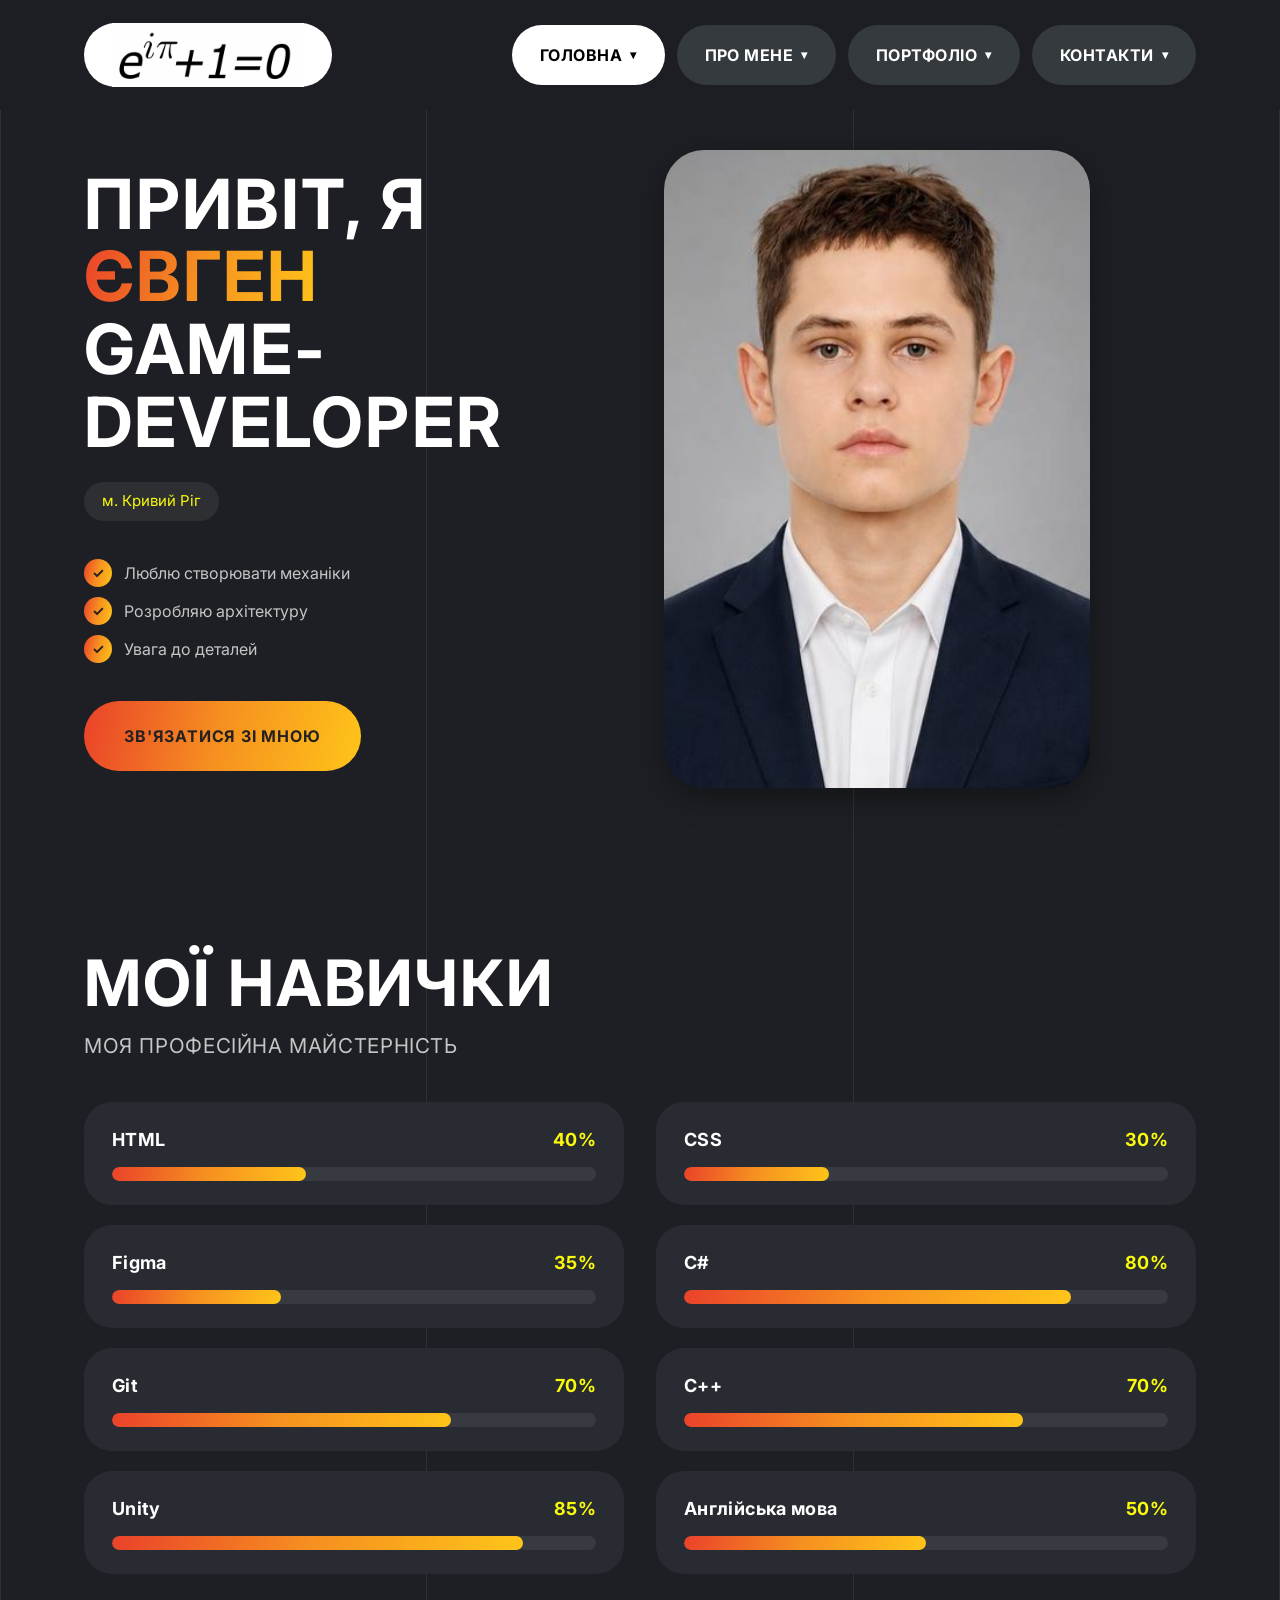
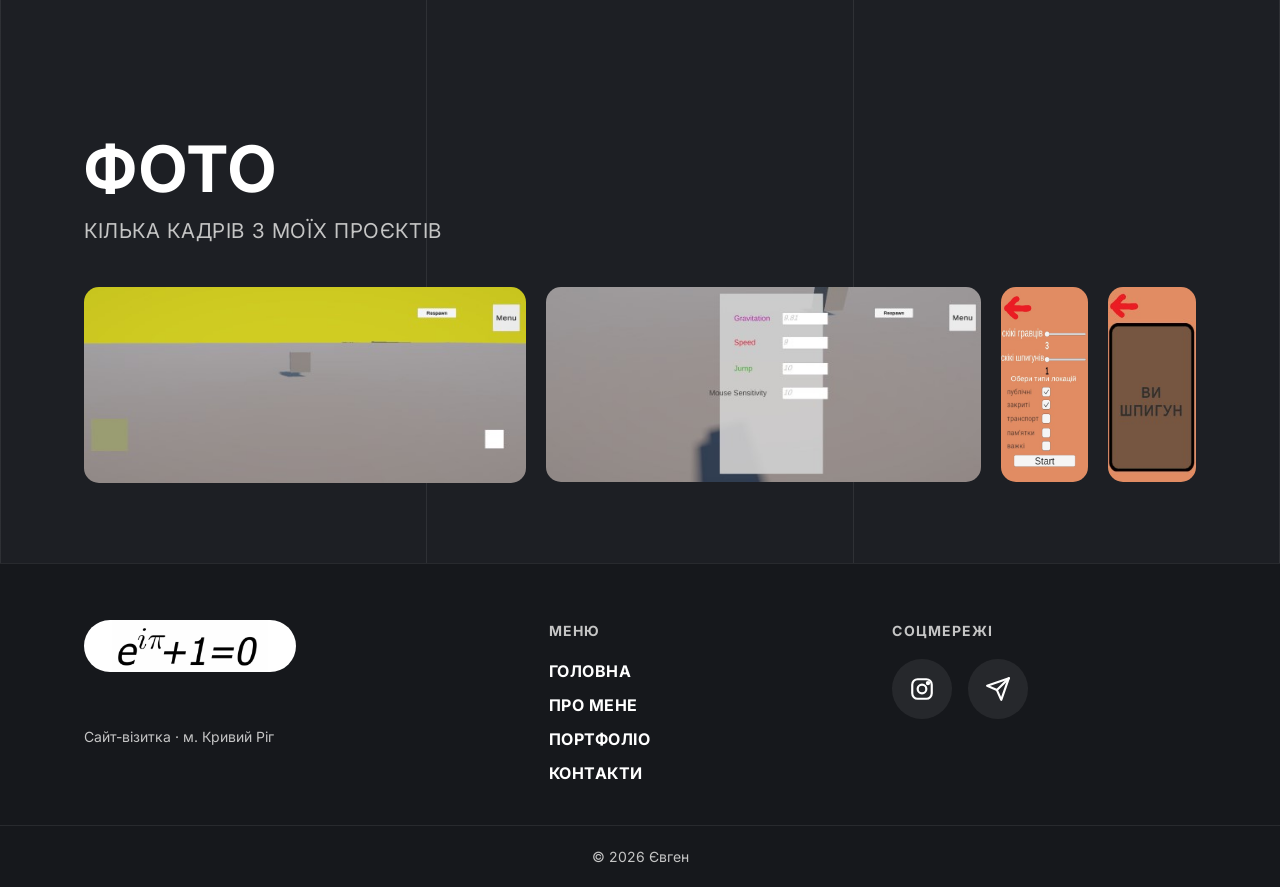
<file: index.html>
<!DOCTYPE html>
<html lang="uk">
<head>
  <meta charset="UTF-8">
  <meta name="viewport" content="width=device-width, initial-scale=1">
  <title>Головна</title>
  <meta name="description" content="Сайт-візитка веб-розробника">
  <link rel="preconnect" href="https://fonts.googleapis.com">
  <link rel="preconnect" href="https://fonts.gstatic.com" crossorigin>
  <link href="https://fonts.googleapis.com/css2?family=Inter:wght@400;700&display=swap" rel="stylesheet">
  <link rel="stylesheet" href="style.css">
</head>
<body>
  <div class="page">

    <header class="header">
      <a href="index.html" class="logo" aria-label="На головну"><img src="img/logo.jpg" alt="Логотип"></a>

      <input type="checkbox" id="nav-toggle" class="nav-toggle" aria-label="Відкрити меню">
      <label for="nav-toggle" class="burger" aria-hidden="true"><span></span><span></span><span></span></label>

      <nav class="nav" aria-label="Головне меню">
        <ul class="menu">
<li class="has-sub">
<a href="index.html" aria-current="page">ГОЛОВНА</a>
<ul class="submenu">
<li>
<a href="index.html#skills">Навички</a>
</li>
<li>
<a href="index.html#gallery">Фото</a>
</li>
</ul>
</li>
<li class="has-sub">
<a href="about.html">ПРО МЕНЕ</a>
<ul class="submenu">
<li class="has-sub">
<a href="about.html#education">Освіта</a>
<ul class="submenu">
<li>
<a href="about.html#school">Школа</a>
</li>
<li>
<a href="about.html#university">Університет</a>
</li>
<li>
<a href="about.html#courses">Курси</a>
</li>
</ul>
</li>
<li class="has-sub">
<a href="about.html#experience">Досвід</a>
<ul class="submenu">
<li>
<a href="about.html#work">Робота</a>
</li>
<li>
<a href="about.html#projects">Проєкти</a>
</li>
</ul>
</li>
<li>
<a href="about.html#hobby">Хобі</a>
</li>
</ul>
</li>
<li class="has-sub">
<a href="portfolio.html">ПОРТФОЛІО</a>
<ul class="submenu">
<li class="has-sub">
<a href="portfolio.html#web">Веб-розробка</a>
<ul class="submenu">
<li>
<a href="portfolio.html#landings">Лендінги</a>
</li>
<li>
<a href="portfolio.html#shops">Інтернет-магазини</a>
</li>
</ul>
</li>
<li class="has-sub">
<a href="portfolio.html#design">Дизайн</a>
<ul class="submenu">
<li>
<a href="portfolio.html#logos">Логотипи</a>
</li>
<li>
<a href="portfolio.html#figma">Макети Figma</a>
</li>
</ul>
</li>
</ul>
</li>
<li class="has-sub">
<a href="contacts.html">КОНТАКТИ</a>
<ul class="submenu">
<li>
<a href="contacts.html#form">Написати мені</a>
</li>
<li>
<a href="contacts.html#social">Соцмережі</a>
</li>
</ul>
</li>
</ul>
      </nav>
    </header>

    <main>

      <!-- Головний -->
      <section class="hero" id="home">
        <div class="hero__text">
          <h1 class="hero__title">Привіт, я <span class="accent-gradient">Євген</span><br>game-developer</h1>
          <span class="tag">м. Кривий Ріг</span>
          <ul class="hero__points">
            <li>Люблю створювати механіки</li>
            <li>Розробляю архітектуру</li>
            <li>Увага до деталей</li>
          </ul>
          <a href="contacts.html" class="btn btn--gradient btn--wide">Зв'язатися зі мною</a>
        </div>
        <img class="hero__photo" src="img/avatar.jpg" alt="Моє фото" width="600" height="400">
      </section>

      <!-- Навички -->
      <section class="section" id="skills">
        <h2 class="section__title">Мої навички</h2>
        <p class="section__subtitle">Моя професійна майстерність</p>
        <ul class="skills">
          <li class="skill">
            <div class="skill__head"><span>HTML</span><span>40%</span></div>
            <div class="skill__bar" role="img" aria-label="HTML: 40%"><span style="--level: 40%"></span></div>
          </li>
          <li class="skill">
            <div class="skill__head"><span>CSS</span><span>30%</span></div>
            <div class="skill__bar" role="img" aria-label="CSS: 30%"><span style="--level: 30%"></span></div>
          </li>
          <li class="skill">
            <div class="skill__head"><span>Figma</span><span>35%</span></div>
            <div class="skill__bar" role="img" aria-label="Figma: 35%"><span style="--level: 35%"></span></div>
          </li>
          <li class="skill">
            <div class="skill__head"><span>С#</span><span>80%</span></div>
            <div class="skill__bar" role="img" aria-label="C#: 80%"><span style="--level: 80%"></span></div>
          </li>
          <li class="skill">
            <div class="skill__head"><span>Git</span><span>70%</span></div>
            <div class="skill__bar" role="img" aria-label="Git: 70%"><span style="--level: 70%"></span></div>
          </li>
          <li class="skill">
            <div class="skill__head"><span>C++</span><span>70%</span></div>
            <div class="skill__bar" role="img" aria-label="C++: 70%"><span style="--level: 70%"></span></div>
          </li>
          <li class="skill">
            <div class="skill__head"><span>Unity</span><span>85%</span></div>
            <div class="skill__bar" role="img" aria-label="Unity: 85%"><span style="--level: 85%"></span></div>
          </li>
          <li class="skill">
            <div class="skill__head"><span>Англійська мова</span><span>50%</span></div>
            <div class="skill__bar" role="img" aria-label="Англійська мова: 50%"><span style="--level: 50%"></span></div>
          </li>
        </ul>
      </section>

      <section class="section" id="gallery">
        <h2 class="section__title">Фото</h2>
        <p class="section__subtitle">Кілька кадрів з моїх проєктів</p>
        <div class="gallery">
          <figure class="gallery__item1"><img src="img/photo1.jpg" alt="Фото 1" width="1600" height="1200" loading="lazy"></figure>
          <figure class="gallery__item1"><img src="img/photo2.jpg" alt="Фото 2" width="800" height="600" loading="lazy"></figure>
          <figure class="gallery__item2"><img src="img/photo3.jpg" alt="Фото 3" width="400" height="300" loading="lazy"></figure>
          <figure class="gallery__item2"><img src="img/photo4.jpg" alt="Фото 4" width="800" height="600" loading="lazy"></figure>
        </div>
      </section>
    </main>

    <footer class="footer">
      <div class="footer__inner">
        <div class="footer__brand">
          <a href="index.html" class="logo logo--small"><img src="img/logo.jpg" alt="Логотип"></a>
          <p>Сайт-візитка · м. Кривий Ріг</p>
        </div>

        <nav class="footer__nav" aria-label="Меню у футері">
          <h2 class="footer__title">Меню</h2>
          <ul>
            <li><a href="index.html">ГОЛОВНА</a></li>
<li><a href="about.html">ПРО МЕНЕ</a></li>
<li><a href="portfolio.html">ПОРТФОЛІО</a></li>
<li><a href="contacts.html">КОНТАКТИ</a></li>
          </ul>
        </nav>

        <div class="footer__social">
          <h2 class="footer__title">Соцмережі</h2>
          <ul class="socials">
            <li><a class="social" href="https://www.instagram.com/" target="_blank" rel="noopener noreferrer" aria-label="Instagram"><svg viewBox="0 0 24 24" fill="none" stroke="currentColor" stroke-width="2" stroke-linecap="round" stroke-linejoin="round" aria-hidden="true"><rect x="3" y="3" width="18" height="18" rx="5"/><circle cx="12" cy="12" r="4"/><circle cx="17.5" cy="6.5" r="1" fill="currentColor"/></svg></a></li>
            <li><a class="social" href="https://t.me/" target="_blank" rel="noopener noreferrer" aria-label="Telegram"><svg viewBox="0 0 24 24" fill="none" stroke="currentColor" stroke-width="2" stroke-linecap="round" stroke-linejoin="round" aria-hidden="true"><path d="M22 2 11 13"/><path d="M22 2 15 22l-4-9-9-4 20-7z"/></svg></a></li>
          </ul>
        </div>
      </div>
      <p class="footer__copy">© 2026 Євген</p>
    </footer>

  </div>
</body>
</html>
</file>
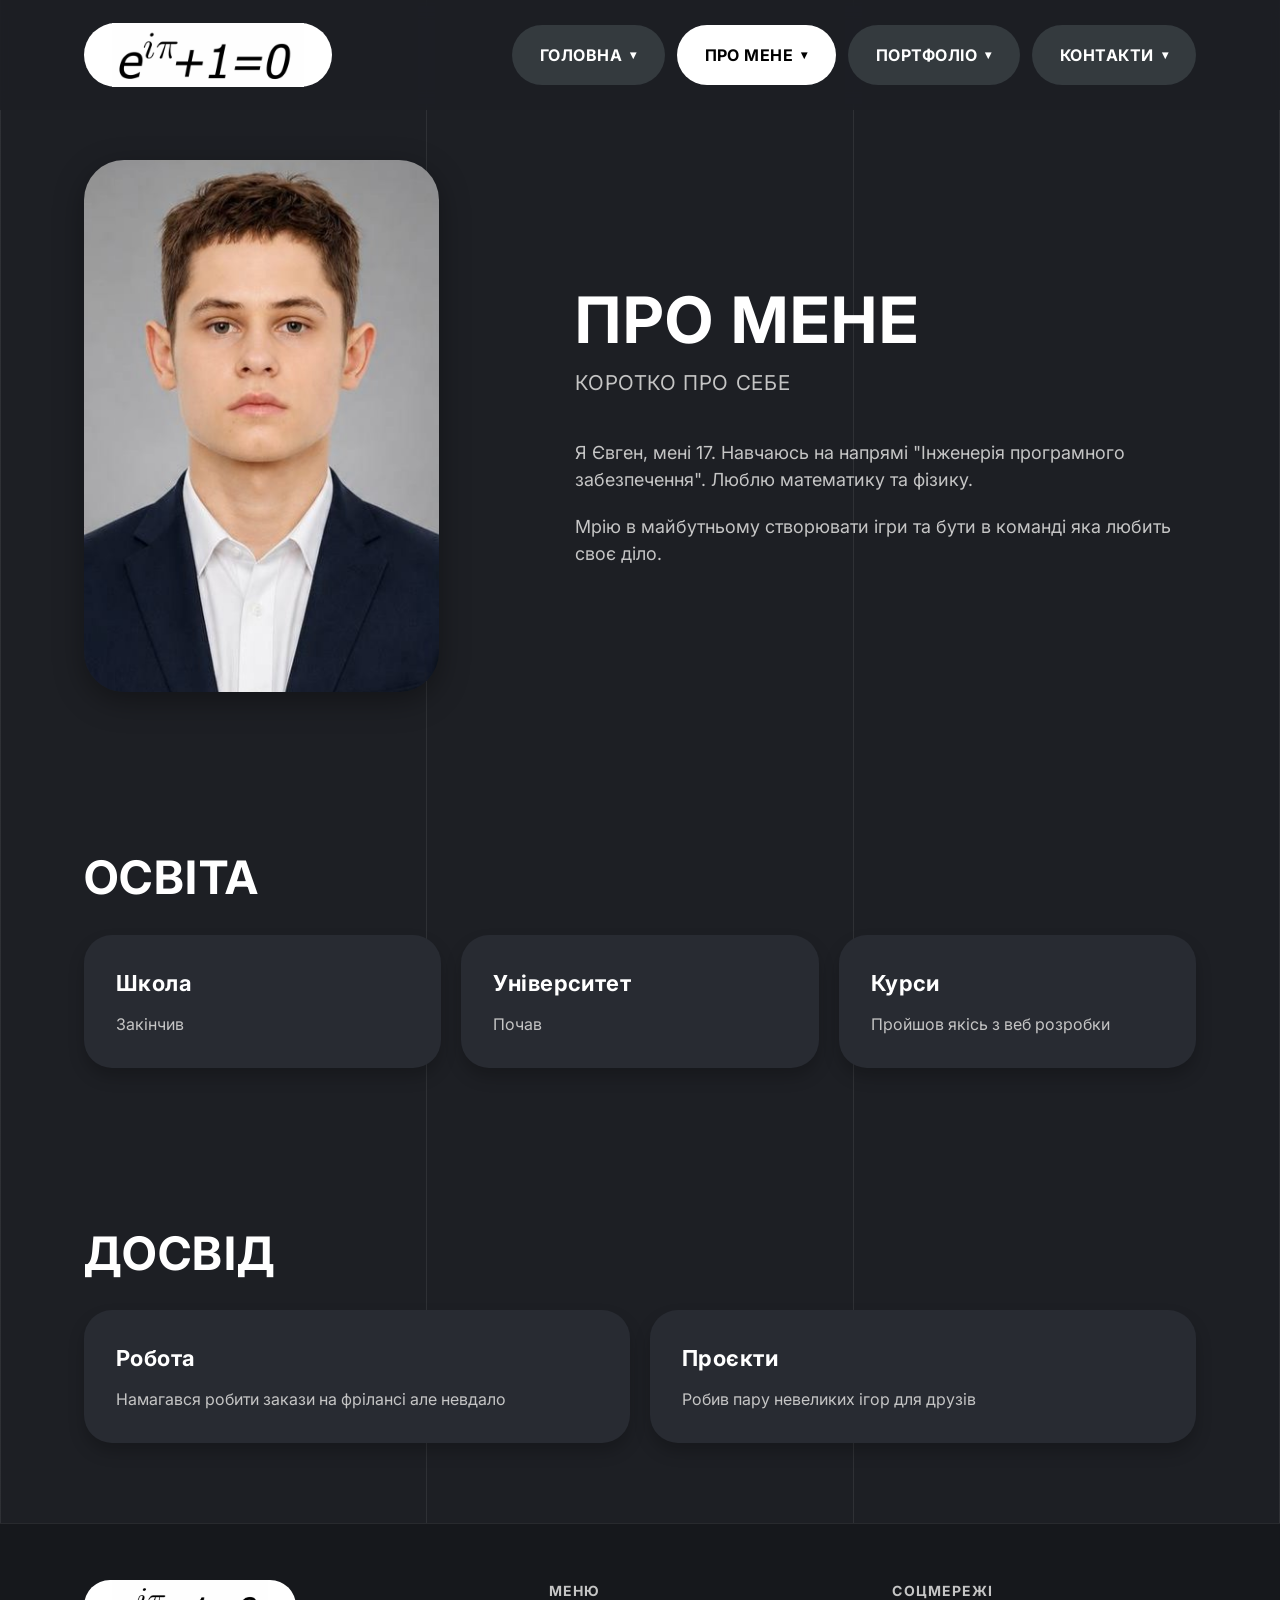
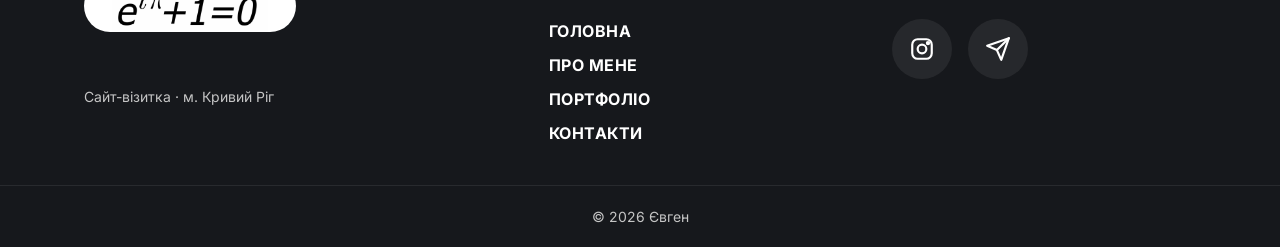
<file: about.html>
<!DOCTYPE html>
<html lang="uk">
<head>
  <meta charset="UTF-8">
  <meta name="viewport" content="width=device-width, initial-scale=1">
  <title>Про мене</title>
  <meta name="description" content="Освіта, досвід і захоплення">
  <link rel="preconnect" href="https://fonts.googleapis.com">
  <link rel="preconnect" href="https://fonts.gstatic.com" crossorigin>
  <link href="https://fonts.googleapis.com/css2?family=Inter:wght@400;700&display=swap" rel="stylesheet">
  <link rel="stylesheet" href="style.css">
</head>
<body>
  <div class="page">

    <header class="header">
      <a href="index.html" class="logo" aria-label="На головну"><img src="img/logo.jpg" alt="Логотип"></a>

      <input type="checkbox" id="nav-toggle" class="nav-toggle" aria-label="Відкрити меню">
      <label for="nav-toggle" class="burger" aria-hidden="true"><span></span><span></span><span></span></label>

      <nav class="nav" aria-label="Головне меню">
        <ul class="menu">
<li class="has-sub">
<a href="index.html">ГОЛОВНА</a>
<ul class="submenu">
<li>
<a href="index.html#skills">Навички</a>
</li>
<li>
<a href="index.html#gallery">Фото</a>
</li>
</ul>
</li>
<li class="has-sub">
<a href="about.html" aria-current="page">ПРО МЕНЕ</a>
<ul class="submenu">
<li class="has-sub">
<a href="about.html#education">Освіта</a>
<ul class="submenu">
<li>
<a href="about.html#school">Школа</a>
</li>
<li>
<a href="about.html#university">Університет</a>
</li>
<li>
<a href="about.html#courses">Курси</a>
</li>
</ul>
</li>
<li class="has-sub">
<a href="about.html#experience">Досвід</a>
<ul class="submenu">
<li>
<a href="about.html#work">Робота</a>
</li>
<li>
<a href="about.html#projects">Проєкти</a>
</li>
</ul>
</li>
<li>
<a href="about.html#hobby">Хобі</a>
</li>
</ul>
</li>
<li class="has-sub">
<a href="portfolio.html">ПОРТФОЛІО</a>
<ul class="submenu">
<li class="has-sub">
<a href="portfolio.html#web">Веб-розробка</a>
<ul class="submenu">
<li>
<a href="portfolio.html#landings">Лендінги</a>
</li>
<li>
<a href="portfolio.html#shops">Інтернет-магазини</a>
</li>
</ul>
</li>
<li class="has-sub">
<a href="portfolio.html#design">Дизайн</a>
<ul class="submenu">
<li>
<a href="portfolio.html#logos">Логотипи</a>
</li>
<li>
<a href="portfolio.html#figma">Макети Figma</a>
</li>
</ul>
</li>
</ul>
</li>
<li class="has-sub">
<a href="contacts.html">КОНТАКТИ</a>
<ul class="submenu">
<li>
<a href="contacts.html#form">Написати мені</a>
</li>
<li>
<a href="contacts.html#social">Соцмережі</a>
</li>
</ul>
</li>
</ul>
      </nav>
    </header>

    <main>

      <section class="section section--first">
        <div class="about">
          <img class="about__photo" src="img/avatar.jpg" alt="Моє фото" width="900" height="700">
          <div class="about__content">
            <h1 class="section__title">Про мене</h1>
            <p class="section__subtitle">Коротко про себе</p>
            <div class="about__text">
              <p>Я Євген, мені 17. Навчаюсь на напрямі "Інженерія програмного забезпечення". Люблю математику та фізику.</p>
              <p>Мрію в майбутньому створювати ігри та бути в команді яка любить своє діло.</p>
            </div>
          </div>
        </div>
      </section>

      <section class="section" id="education">
        <h2 class="section__title section__title--md">Освіта</h2>
        <div class="cards">
        <article class="card" id="school">
          <h3 class="card__title">Школа</h3>
          <p>Закінчив</p>
        </article>
        <article class="card" id="university">
          <h3 class="card__title">Університет</h3>
          <p>Почав</p>
        </article>
        <article class="card" id="courses">
          <h3 class="card__title">Курси</h3>
          <p>Пройшов якісь з веб розробки</p>
        </article>
        </div>
      </section>

      <section class="section" id="experience">
        <h2 class="section__title section__title--md">Досвід</h2>
        <div class="cards cards--two">
        <article class="card" id="work">
          <h3 class="card__title">Робота</h3>
          <p>Намагався робити закази на фрілансі але невдало</p>
        </article>
        <article class="card" id="projects">
          <h3 class="card__title">Проєкти</h3>
          <p>Робив пару невеликих ігор для друзів</p>
        </article>
        </div>
      </section>

      <!-- <section class="section" id="hobby">
        <h2 class="section__title section__title--md">Хобі</h2>
        <div class="cards cards--two">
        <article class="card" id="hobby-1">
          <h3 class="card__title">Перше</h3>
          <p>Поки не знаю.</p>
        </article>
        <article class="card" id="hobby-2">
          <h3 class="card__title">Друге</h3>
          <p>-</p>
        </article>
        </div>
      </section> -->
    </main>

    <footer class="footer">
      <div class="footer__inner">
        <div class="footer__brand">
          <a href="index.html" class="logo logo--small"><img src="img/logo.jpg" alt="Логотип"></a>
          <p>Сайт-візитка · м. Кривий Ріг</p>
        </div>

        <nav class="footer__nav" aria-label="Меню у футері">
          <h2 class="footer__title">Меню</h2>
          <ul>
            <li><a href="index.html">ГОЛОВНА</a></li>
<li><a href="about.html">ПРО МЕНЕ</a></li>
<li><a href="portfolio.html">ПОРТФОЛІО</a></li>
<li><a href="contacts.html">КОНТАКТИ</a></li>
          </ul>
        </nav>

        <div class="footer__social">
          <h2 class="footer__title">Соцмережі</h2>
          <ul class="socials">
            <li><a class="social" href="https://www.instagram.com/" target="_blank" rel="noopener noreferrer" aria-label="Instagram"><svg viewBox="0 0 24 24" fill="none" stroke="currentColor" stroke-width="2" stroke-linecap="round" stroke-linejoin="round" aria-hidden="true"><rect x="3" y="3" width="18" height="18" rx="5"/><circle cx="12" cy="12" r="4"/><circle cx="17.5" cy="6.5" r="1" fill="currentColor"/></svg></a></li>
            <li><a class="social" href="https://t.me/" target="_blank" rel="noopener noreferrer" aria-label="Telegram"><svg viewBox="0 0 24 24" fill="none" stroke="currentColor" stroke-width="2" stroke-linecap="round" stroke-linejoin="round" aria-hidden="true"><path d="M22 2 11 13"/><path d="M22 2 15 22l-4-9-9-4 20-7z"/></svg></a></li>
          </ul>
        </div>
      </div>
      <p class="footer__copy">© 2026 Євген</p>
    </footer>

  </div>
</body>
</html>
</file>
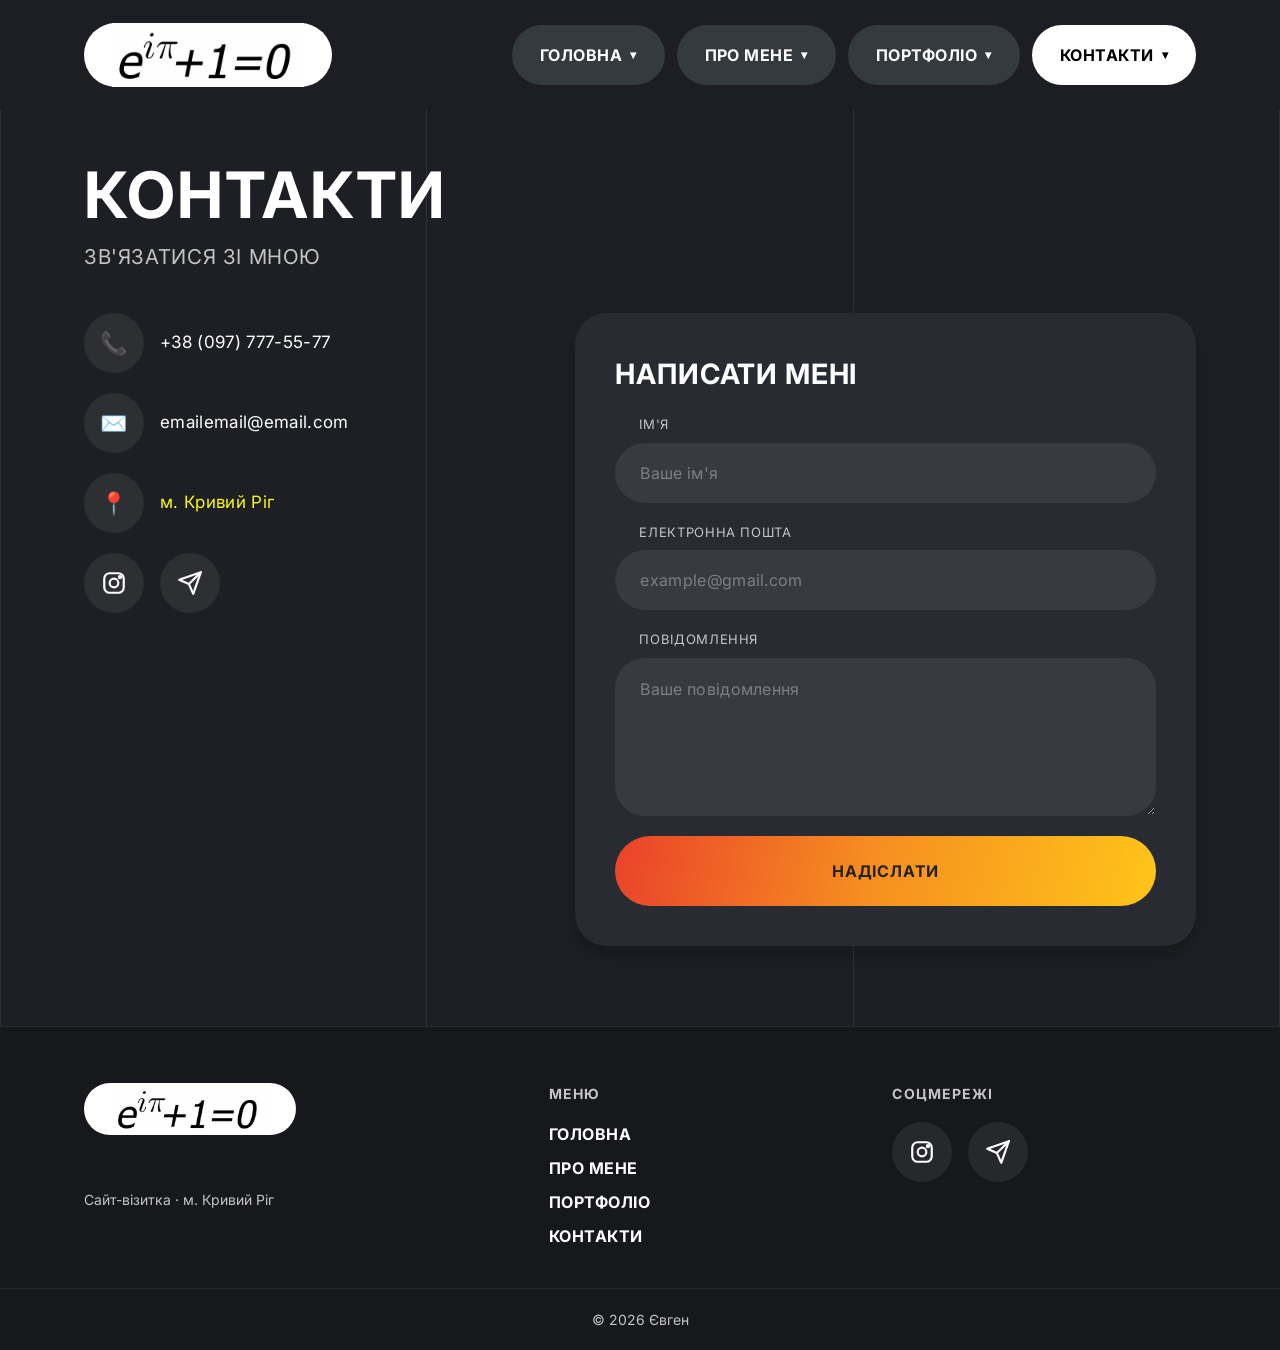
<file: contacts.html>
<!DOCTYPE html>
<html lang="uk">
<head>
  <meta charset="UTF-8">
  <meta name="viewport" content="width=device-width, initial-scale=1">
  <title>Контакти</title>
  <meta name="description" content="Зв'язатися зі мною">
  <link rel="preconnect" href="https://fonts.googleapis.com">
  <link rel="preconnect" href="https://fonts.gstatic.com" crossorigin>
  <link href="https://fonts.googleapis.com/css2?family=Inter:wght@400;700&display=swap" rel="stylesheet">
  <link rel="stylesheet" href="style.css">
</head>
<body>
  <div class="page">

    <header class="header">
      <a href="index.html" class="logo" aria-label="На головну"><img src="img/logo.jpg" alt="Логотип"></a>

      <input type="checkbox" id="nav-toggle" class="nav-toggle" aria-label="Відкрити меню">
      <label for="nav-toggle" class="burger" aria-hidden="true"><span></span><span></span><span></span></label>

      <nav class="nav" aria-label="Головне меню">
        <ul class="menu">
<li class="has-sub">
<a href="index.html">ГОЛОВНА</a>
<ul class="submenu">
<li>
<a href="index.html#skills">Навички</a>
</li>
<li>
<a href="index.html#gallery">Фото</a>
</li>
</ul>
</li>
<li class="has-sub">
<a href="about.html">ПРО МЕНЕ</a>
<ul class="submenu">
<li class="has-sub">
<a href="about.html#education">Освіта</a>
<ul class="submenu">
<li>
<a href="about.html#school">Школа</a>
</li>
<li>
<a href="about.html#university">Університет</a>
</li>
<li>
<a href="about.html#courses">Курси</a>
</li>
</ul>
</li>
<li class="has-sub">
<a href="about.html#experience">Досвід</a>
<ul class="submenu">
<li>
<a href="about.html#work">Робота</a>
</li>
<li>
<a href="about.html#projects">Проєкти</a>
</li>
</ul>
</li>
<li>
<a href="about.html#hobby">Хобі</a>
</li>
</ul>
</li>
<li class="has-sub">
<a href="portfolio.html">ПОРТФОЛІО</a>
<ul class="submenu">
<li class="has-sub">
<a href="portfolio.html#web">Веб-розробка</a>
<ul class="submenu">
<li>
<a href="portfolio.html#landings">Лендінги</a>
</li>
<li>
<a href="portfolio.html#shops">Інтернет-магазини</a>
</li>
</ul>
</li>
<li class="has-sub">
<a href="portfolio.html#design">Дизайн</a>
<ul class="submenu">
<li>
<a href="portfolio.html#logos">Логотипи</a>
</li>
<li>
<a href="portfolio.html#figma">Макети Figma</a>
</li>
</ul>
</li>
</ul>
</li>
<li class="has-sub">
<a href="contacts.html" aria-current="page">КОНТАКТИ</a>
<ul class="submenu">
<li>
<a href="contacts.html#form">Написати мені</a>
</li>
<li>
<a href="contacts.html#social">Соцмережі</a>
</li>
</ul>
</li>
</ul>
      </nav>
    </header>

    <main>

      <section class="section section--first">
        <h1 class="section__title">Контакти</h1>
        <p class="section__subtitle">Зв'язатися зі мною</p>

        <div class="contacts">
          <div class="contacts__info" id="social">
            <a class="info" href="tel:+380977775577"><span class="info__icon" aria-hidden="true">📞</span><span>+38 (097) 777-55-77</span></a>
            <a class="info" href="mailto:your@email.com"><span class="info__icon" aria-hidden="true">✉️</span><span>emailemail@email.com</span></a>
            <span class="info info--city"><span class="info__icon" aria-hidden="true">📍</span><span>м. Кривий Ріг</span></span>
            <ul class="socials">
            <li><a class="social" href="https://www.instagram.com/" target="_blank" rel="noopener noreferrer" aria-label="Instagram"><svg viewBox="0 0 24 24" fill="none" stroke="currentColor" stroke-width="2" stroke-linecap="round" stroke-linejoin="round" aria-hidden="true"><rect x="3" y="3" width="18" height="18" rx="5"/><circle cx="12" cy="12" r="4"/><circle cx="17.5" cy="6.5" r="1" fill="currentColor"/></svg></a></li>
            <li><a class="social" href="https://t.me/" target="_blank" rel="noopener noreferrer" aria-label="Telegram"><svg viewBox="0 0 24 24" fill="none" stroke="currentColor" stroke-width="2" stroke-linecap="round" stroke-linejoin="round" aria-hidden="true"><path d="M22 2 11 13"/><path d="M22 2 15 22l-4-9-9-4 20-7z"/></svg></a></li>
          </ul>
          </div>

          <!-- Форма відкриває поштову програму. Замініть your@email.com на свою пошту -->
          <form class="form" id="form" action="mailto:your@email.com" method="post" enctype="text/plain">
            <h2 class="form__title">Написати мені</h2>
            <div class="field">
              <label class="field__label" for="name">Ім'я</label>
              <input class="field__input" type="text" id="name" name="Ім'я" placeholder="Ваше ім'я" autocomplete="name" required>
            </div>
            <div class="field">
              <label class="field__label" for="email">Електронна пошта</label>
              <input class="field__input" type="email" id="email" name="Пошта" placeholder="example@gmail.com" autocomplete="email" required>
            </div>
            <div class="field">
              <label class="field__label" for="message">Повідомлення</label>
              <textarea class="field__input field__input--area" id="message" name="Повідомлення" rows="5" placeholder="Ваше повідомлення" required></textarea>
            </div>
            <button class="btn btn--gradient" type="submit">Надіслати</button>
          </form>
        </div>
      </section>
    </main>

    <footer class="footer">
      <div class="footer__inner">
        <div class="footer__brand">
          <a href="index.html" class="logo logo--small"><img src="img/logo.jpg" alt="Логотип"></a>
          <p>Сайт-візитка · м. Кривий Ріг</p>
        </div>

        <nav class="footer__nav" aria-label="Меню у футері">
          <h2 class="footer__title">Меню</h2>
          <ul>
            <li><a href="index.html">ГОЛОВНА</a></li>
            <li><a href="about.html">ПРО МЕНЕ</a></li>
            <li><a href="portfolio.html">ПОРТФОЛІО</a></li>
            <li><a href="contacts.html">КОНТАКТИ</a></li>
          </ul>
        </nav>

        <div class="footer__social">
          <h2 class="footer__title">Соцмережі</h2>
          <ul class="socials">
            <li><a class="social" href="https://www.instagram.com/" target="_blank" rel="noopener noreferrer" aria-label="Instagram"><svg viewBox="0 0 24 24" fill="none" stroke="currentColor" stroke-width="2" stroke-linecap="round" stroke-linejoin="round" aria-hidden="true"><rect x="3" y="3" width="18" height="18" rx="5"/><circle cx="12" cy="12" r="4"/><circle cx="17.5" cy="6.5" r="1" fill="currentColor"/></svg></a></li>
            <li><a class="social" href="https://t.me/" target="_blank" rel="noopener noreferrer" aria-label="Telegram"><svg viewBox="0 0 24 24" fill="none" stroke="currentColor" stroke-width="2" stroke-linecap="round" stroke-linejoin="round" aria-hidden="true"><path d="M22 2 11 13"/><path d="M22 2 15 22l-4-9-9-4 20-7z"/></svg></a></li>
          </ul>
        </div>
      </div>
      <p class="footer__copy">© 2026 Євген</p>
    </footer>

  </div>
</body>
</html>
</file>
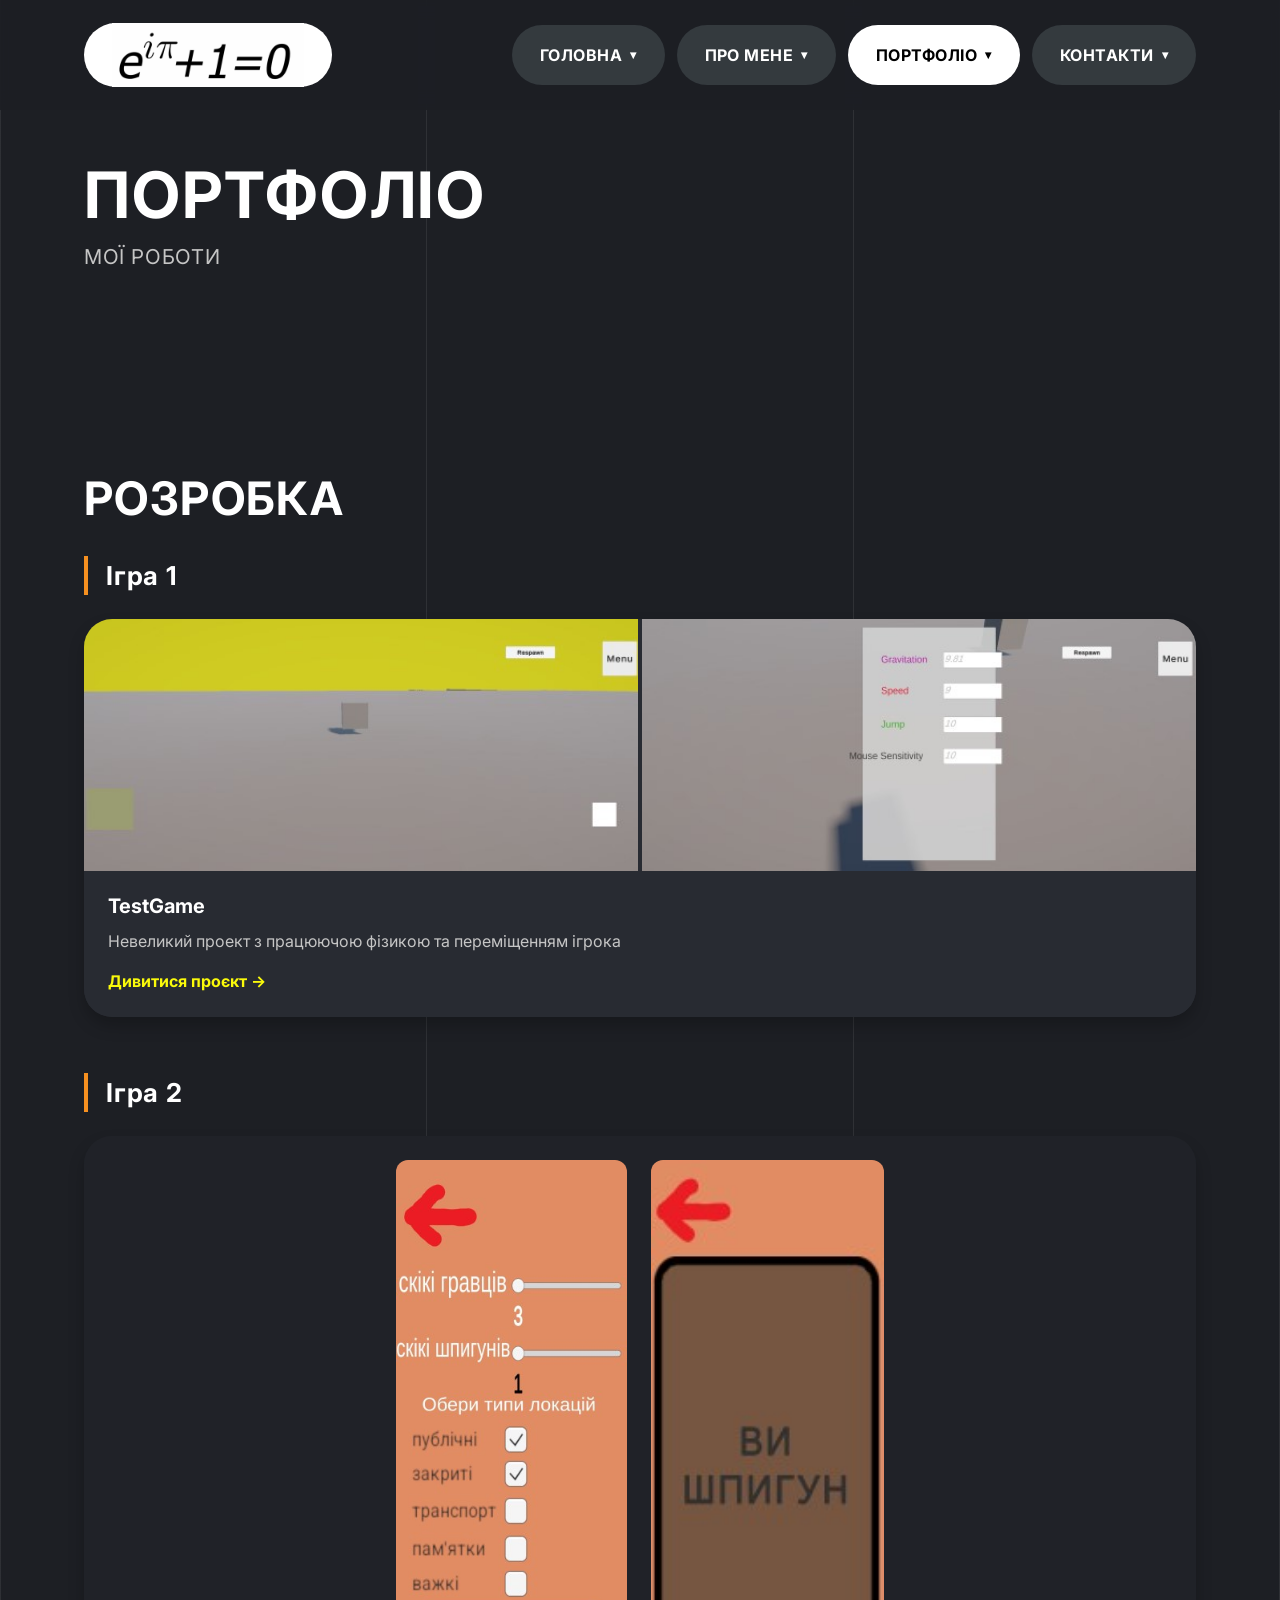
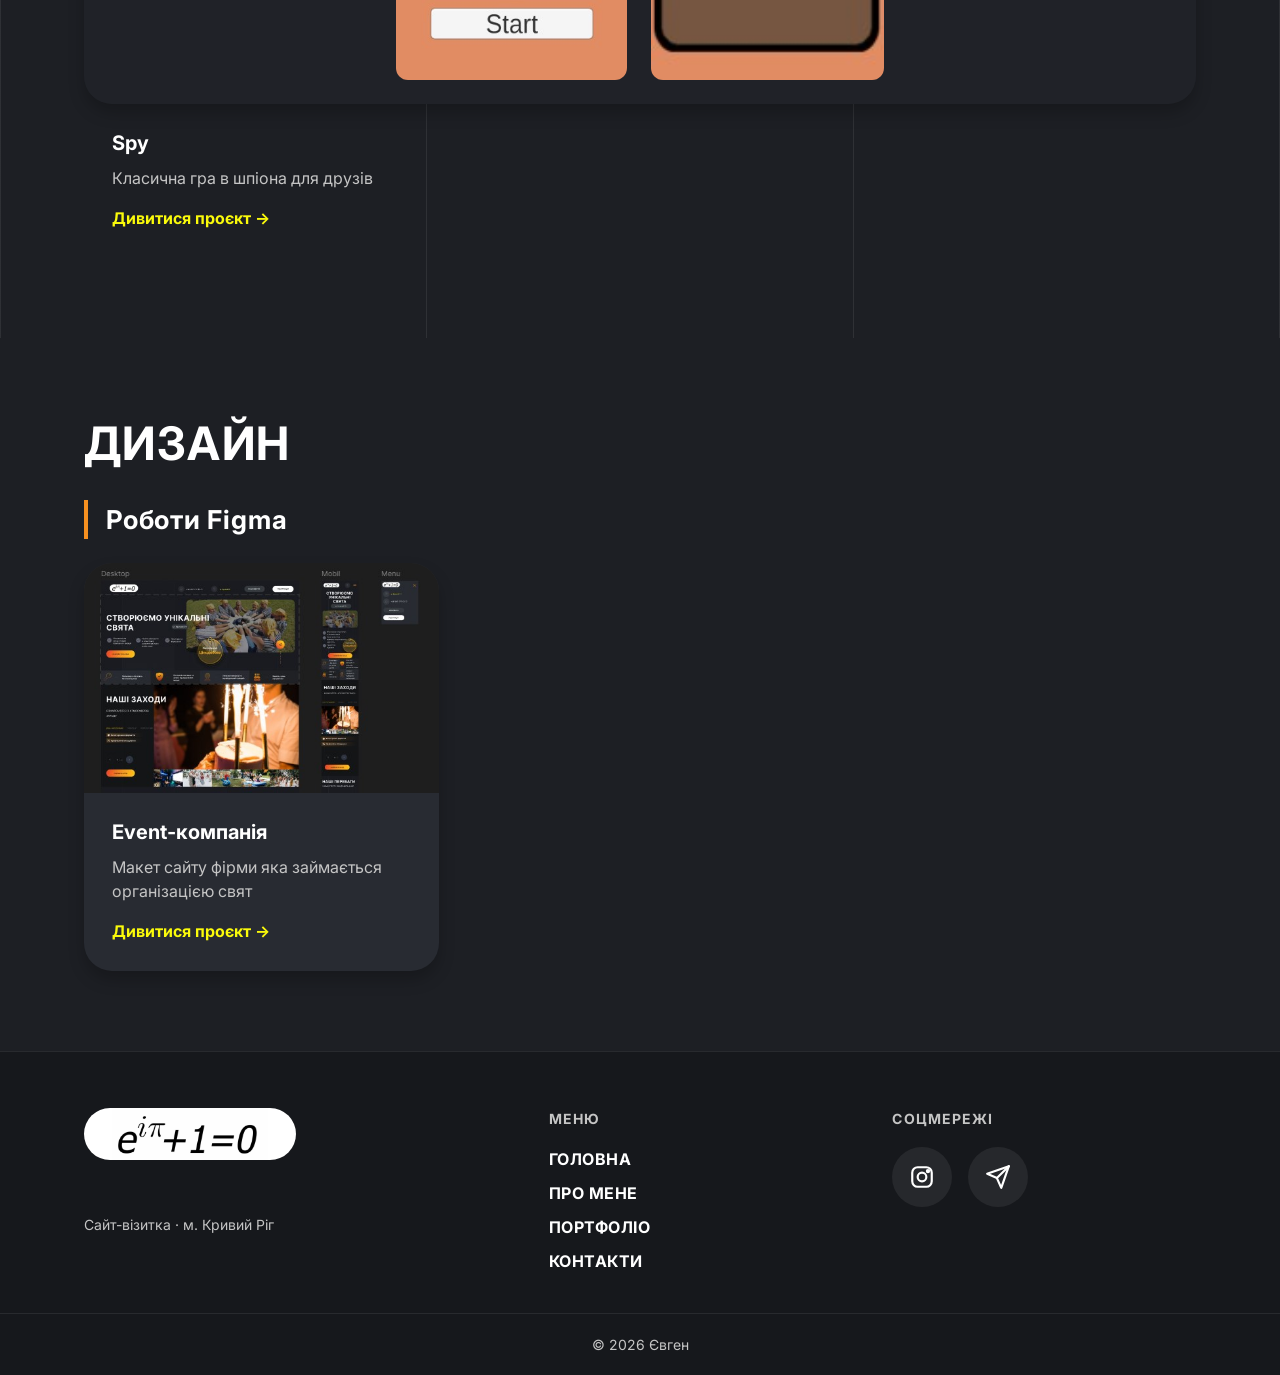
<file: portfolio.html>
<!DOCTYPE html>
<html lang="uk">
<head>
  <meta charset="UTF-8">
  <meta name="viewport" content="width=device-width, initial-scale=1">
  <title>Портфоліо</title>
  <meta name="description" content="Мої роботи та проєкти">
  <link rel="preconnect" href="https://fonts.googleapis.com">
  <link rel="preconnect" href="https://fonts.gstatic.com" crossorigin>
  <link href="https://fonts.googleapis.com/css2?family=Inter:wght@400;700&display=swap" rel="stylesheet">
  <link rel="stylesheet" href="style.css">
</head>
<body>
  <div class="page">

    <header class="header">
      <a href="index.html" class="logo" aria-label="На головну"><img src="img/logo.jpg" alt="Логотип"></a>

      <input type="checkbox" id="nav-toggle" class="nav-toggle" aria-label="Відкрити меню">
      <label for="nav-toggle" class="burger" aria-hidden="true"><span></span><span></span><span></span></label>

      <nav class="nav" aria-label="Головне меню">
        <ul class="menu">
<li class="has-sub">
<a href="index.html">ГОЛОВНА</a>
<ul class="submenu">
<li>
<a href="index.html#skills">Навички</a>
</li>
<li>
<a href="index.html#gallery">Фото</a>
</li>
</ul>
</li>
<li class="has-sub">
<a href="about.html">ПРО МЕНЕ</a>
<ul class="submenu">
<li class="has-sub">
<a href="about.html#education">Освіта</a>
<ul class="submenu">
<li>
<a href="about.html#school">Школа</a>
</li>
<li>
<a href="about.html#university">Університет</a>
</li>
<li>
<a href="about.html#courses">Курси</a>
</li>
</ul>
</li>
<li class="has-sub">
<a href="about.html#experience">Досвід</a>
<ul class="submenu">
<li>
<a href="about.html#work">Робота</a>
</li>
<li>
<a href="about.html#projects">Проєкти</a>
</li>
</ul>
</li>
<li>
<a href="about.html#hobby">Хобі</a>
</li>
</ul>
</li>
<li class="has-sub">
<a href="portfolio.html" aria-current="page">ПОРТФОЛІО</a>
<ul class="submenu">
<li class="has-sub">
<a href="portfolio.html#web">Веб-розробка</a>
<ul class="submenu">
<li>
<a href="portfolio.html#landings">Лендінги</a>
</li>
<li>
<a href="portfolio.html#shops">Інтернет-магазини</a>
</li>
</ul>
</li>
<li class="has-sub">
<a href="portfolio.html#design">Дизайн</a>
<ul class="submenu">
<li>
<a href="portfolio.html#logos">Логотипи</a>
</li>
<li>
<a href="portfolio.html#figma">Макети Figma</a>
</li>
</ul>
</li>
</ul>
</li>
<li class="has-sub">
<a href="contacts.html">КОНТАКТИ</a>
<ul class="submenu">
<li>
<a href="contacts.html#form">Написати мені</a>
</li>
<li>
<a href="contacts.html#social">Соцмережі</a>
</li>
</ul>
</li>
</ul>
      </nav>
    </header>

    <main>

      <section class="section section--first">
        <h1 class="section__title">Портфоліо</h1>
        <p class="section__subtitle">Мої роботи</p>
      </section>

      <section class="section" id="game">
        <h2 class="section__title section__title--md">Розробка</h2>

        <div class="group" id="game1">
          <h3 class="group__title">Ігра 1</h3>
          <div class="projects">
            <article class="project project--wide">
              <div class="project__images">
                <img src="img/photo1.jpg" alt="Гра 1, скриншот 1" width="800" height="500" loading="lazy">
                <img src="img/photo2.jpg" alt="Гра 1, скриншот 2" width="800" height="500" loading="lazy">
              </div>
              <div class="project__body">
                <h4 class="project__title">TestGame</h4>
                <p>Невеликий проект з працюючою фізикою та переміщенням ігрока</p>
                <a class="project__link" href="#">Дивитися проєкт →</a>
              </div>
            </article>
          </div>
        </div>

        <div class="group" id="game2">
          <h3 class="group__title">Ігра 2</h3>
          <div class="projects">
            <article class="project project--wide">
              <div class="project__images project__images--portrait">
                <img src="img/photo3.jpg" alt="Гра 2, скриншот 1" width="300" height="500" loading="lazy">
                <img src="img/photo4.jpg" alt="Гра 2, скриншот 2" width="300" height="500" loading="lazy">
              </div>
              </div>
              <div class="project__body">
                <h4 class="project__title">Spy</h4>
                <p>Класична гра в шпіона для друзів</p>
                <a class="project__link" href="#">Дивитися проєкт →</a>
              </div>
            </article>
          </div>
        </div>
      </section>

      <section class="section" id="design">
        <h2 class="section__title section__title--md">Дизайн</h2>
        <div class="group" id="figma">
          <h3 class="group__title">Роботи Figma</h3>
          <div class="projects">
          <article class="project">
            <img src="img/figma.jpg" alt="Event-компанія" width="800" height="500" loading="lazy">
            <div class="project__body">
              <h4 class="project__title">Event-компанія</h4>
              <p>Макет сайту фірми яка займається організацією свят</p>
              <a class="project__link" href="https://www.figma.com/design/b0U4DG4FghEWSyIit7FfZx/%D0%B5%D0%B2%D0%B5%D0%BD%D1%82-%D0%BA%D0%BE%D0%BC%D0%BF%D0%B0%D0%BD%D1%96%D1%8F?node-id=0-1&t=SpnbYE5Tn5GwaBym-1" target="_blank" rel="noopener noreferrer">Дивитися проєкт →</a>
            </div>
          </article>
          </div>
        </div>
      </section>
    </main>

    <footer class="footer">
      <div class="footer__inner">
        <div class="footer__brand">
          <a href="index.html" class="logo logo--small"><img src="img/logo.jpg" alt="Логотип"></a>
          <p>Сайт-візитка · м. Кривий Ріг</p>
        </div>

        <nav class="footer__nav" aria-label="Меню у футері">
          <h2 class="footer__title">Меню</h2>
          <ul>
            <li><a href="index.html">ГОЛОВНА</a></li>
            <li><a href="about.html">ПРО МЕНЕ</a></li>
            <li><a href="portfolio.html">ПОРТФОЛІО</a></li>
            <li><a href="contacts.html">КОНТАКТИ</a></li>
          </ul>
        </nav>

        <div class="footer__social">
          <h2 class="footer__title">Соцмережі</h2>
          <ul class="socials">
            <li><a class="social" href="https://www.instagram.com/" target="_blank" rel="noopener noreferrer" aria-label="Instagram"><svg viewBox="0 0 24 24" fill="none" stroke="currentColor" stroke-width="2" stroke-linecap="round" stroke-linejoin="round" aria-hidden="true"><rect x="3" y="3" width="18" height="18" rx="5"/><circle cx="12" cy="12" r="4"/><circle cx="17.5" cy="6.5" r="1" fill="currentColor"/></svg></a></li>
            <li><a class="social" href="https://t.me/" target="_blank" rel="noopener noreferrer" aria-label="Telegram"><svg viewBox="0 0 24 24" fill="none" stroke="currentColor" stroke-width="2" stroke-linecap="round" stroke-linejoin="round" aria-hidden="true"><path d="M22 2 11 13"/><path d="M22 2 15 22l-4-9-9-4 20-7z"/></svg></a></li>
          </ul>
        </div>
      </div>
      <p class="footer__copy">© 2026 Євген</p>
    </footer>

  </div>
</body>
</html>
</file>
<file: style.css>
:root {
  --bg: #1d1f24;
  --bg-dark: #16181c;
  --card: #282b32;
  --field: rgba(255, 255, 255, 0.07);
  --pill-dark: #343a3e;
  --line: rgba(255, 255, 255, 0.08);
  --text: #ffffff;
  --text-muted: #c5c5c5;
  --accent: #fafa0b;
  --dark-on-gradient: #252121;
  --gradient: linear-gradient(
    102.65deg,
    rgb(234, 66, 42) 0%,
    rgb(246, 144, 32) 48.6%,
    rgb(255, 198, 25) 101.4%
  );
  --radius-pill: 60px;
  --radius-card: 28px;
  --font: "Inter", Arial, sans-serif;
  --container: 1700px;
  --gutter: 84px;
  --header-h: 110px;
}

/* основне */
*,
*::before,
*::after {
  box-sizing: border-box;
}

html {
  scroll-behavior: smooth;
}

[id] {
  scroll-margin-top: calc(var(--header-h) + 10px);
}

body {
  margin: 0;
  background: var(--bg);
  color: var(--text);
  font-family: var(--font);
  font-size: 16px;
  line-height: 1.5;
}

img {
  display: block;
  max-width: 100%;
  height: auto;
}

a {
  color: inherit;
  text-decoration: none;
}

ul {
  margin: 0;
  padding: 0;
  list-style: none;
}

h1, h2, h3, h4, p, figure {
  margin: 0;
}

/* лінії */
.page {
  position: relative;
  min-height: 100vh;
  display: flex;
  flex-direction: column;
  overflow-x: clip;
}

.page::before {
  content: "";
  position: absolute;
  inset: 0;
  left: 50%;
  width: min(100%, var(--container));
  transform: translateX(-50%);
  background:
    linear-gradient(var(--line), var(--line)) 0 0 / 1px 100% no-repeat,
    linear-gradient(var(--line), var(--line)) 33.33% 0 / 1px 100% no-repeat,
    linear-gradient(var(--line), var(--line)) 66.66% 0 / 1px 100% no-repeat,
    linear-gradient(var(--line), var(--line)) 100% 0 / 1px 100% no-repeat;
  pointer-events: none;
}

.page > * {
  position: relative;
}

main {
  flex: 1;
}

.accent-gradient {
  background: var(--gradient);
  -webkit-background-clip: text;
  background-clip: text;
  color: transparent;
}

/* шапка */
.header {
  position: sticky;
  top: 0;
  z-index: 50;
  display: flex;
  align-items: center;
  justify-content: space-between;
  gap: 24px;
  min-height: var(--header-h);
  padding: 0 var(--gutter);
  background: rgba(29, 31, 36, 0.92);
  -webkit-backdrop-filter: blur(10px);
  backdrop-filter: blur(10px);
}

.logo {
  display: inline-flex;
  align-items: center;
  justify-content: center;
  height: 64px;
  padding: 0 28px;
  border-radius: 40px;
  background: #fff;
  color: #000;
  font-size: 20px;
  font-weight: 700;
  letter-spacing: 0.02em;
  white-space: nowrap;
}

.logo--small {
  height: 52px;
  font-size: 17px;
}

.logo img {
  width: 100%;
  height: 100%;
  object-fit: contain;
  display: block;
}

/* мобільне */
.nav-toggle {
  position: absolute;
  opacity: 0;
  pointer-events: none;
}

.burger {
  display: none;
  width: 52px;
  height: 52px;
  flex-direction: column;
  align-items: center;
  justify-content: center;
  gap: 6px;
  border-radius: 50%;
  background: var(--field);
  cursor: pointer;
}

.burger span {
  display: block;
  width: 22px;
  height: 2px;
  border-radius: 2px;
  background: #fff;
  transition: transform 0.2s ease, opacity 0.2s ease;
}

.nav-toggle:checked + .burger span:nth-child(1) {
  transform: translateY(8px) rotate(45deg);
}

.nav-toggle:checked + .burger span:nth-child(2) {
  opacity: 0;
}

.nav-toggle:checked + .burger span:nth-child(3) {
  transform: translateY(-8px) rotate(-45deg);
}

.nav-toggle:focus-visible + .burger {
  outline: 2px solid var(--accent);
  outline-offset: 3px;
}

/* меню комп */
@media (min-width: 1101px) {
  .menu {
    display: flex;
    gap: 12px;
  }

  .menu > li {
    position: relative;
  }

  .menu > li > a {
    display: flex;
    align-items: center;
    height: 60px;
    padding: 0 28px;
    border-radius: var(--radius-pill);
    background: var(--pill-dark);
    font-size: 16px;
    font-weight: 700;
    letter-spacing: 0.03em;
    transition: background 0.15s ease, color 0.15s ease;
  }

  .menu > li > a[aria-current="page"] {
    background: #fff;
    color: #000;
  }

  .menu > li:hover > a,
  .menu > li:focus-within > a {
    background: var(--gradient);
    color: var(--dark-on-gradient);
  }

  /* підменю */
  .has-sub > a::after {
    content: "▾";
    margin-left: 8px;
    font-size: 12px;
  }

  .submenu .has-sub > a::after {
    content: "▸";
    margin-left: auto;
    padding-left: 16px;
  }

  .submenu {
    position: absolute;
    top: 100%;
    left: 0;
    z-index: 10;
    display: none;
    min-width: 240px;
    padding: 8px;
    border-radius: 24px;
    background: var(--card);
    box-shadow: 0 9px 24px rgba(0, 0, 0, 0.4);
  }

  .menu > li > .submenu::before {
    content: "";
    position: absolute;
    top: -14px;
    left: 0;
    right: 0;
    height: 14px;
  }

  .menu > li > .submenu {
    margin-top: 14px;
  }

  .submenu .submenu {
    top: -8px;
    left: 100%;
    margin-left: 8px;
  }

  .submenu .submenu::before {
    content: "";
    position: absolute;
    top: 0;
    bottom: 0;
    left: -8px;
    width: 8px;
  }

  .has-sub:hover > .submenu,
  .has-sub:focus-within > .submenu {
    display: block;
  }

  .submenu li {
    position: relative;
  }

  .submenu a {
    display: flex;
    align-items: center;
    padding: 12px 18px;
    border-radius: 16px;
    font-size: 15px;
    white-space: nowrap;
    transition: background 0.15s ease;
  }

  .submenu a:hover,
  .submenu a:focus-visible,
  .submenu li:hover > a {
    background: var(--field);
    color: var(--accent);
  }
}

/* меню планшет телефон */
@media (max-width: 1100px) {
  :root {
    --gutter: 32px;
    --header-h: 90px;
  }

  .burger {
    display: flex;
  }

  .nav {
    display: none;
    position: absolute;
    top: 100%;
    left: 0;
    right: 0;
    max-height: calc(100vh - var(--header-h));
    overflow-y: auto;
    padding: 12px var(--gutter) 28px;
    border-top: 1px solid var(--line);
    background: var(--card);
  }

  .nav-toggle:checked ~ .nav {
    display: block;
  }

  .menu {
    display: grid;
    gap: 4px;
  }

  .menu a {
    display: block;
    padding: 14px 18px;
    border-radius: 16px;
  }

  .menu > li > a {
    font-weight: 700;
    letter-spacing: 0.03em;
  }

  .menu > li > a[aria-current="page"] {
    background: var(--gradient);
    color: var(--dark-on-gradient);
  }

  .submenu {
    margin: 0 0 8px 18px;
    padding-left: 12px;
    border-left: 2px solid var(--line);
  }

  .submenu a {
    padding: 10px 14px;
    font-size: 15px;
    color: var(--text-muted);
  }

  .menu a:hover,
  .menu a:focus-visible {
    background: var(--field);
    color: var(--accent);
  }
}

/* кнопки */
.btn {
  display: inline-flex;
  align-items: center;
  justify-content: center;
  height: 60px;
  padding: 0 40px;
  border: 0;
  border-radius: var(--radius-pill);
  font-family: inherit;
  font-size: 16px;
  font-weight: 700;
  letter-spacing: 0.05em;
  text-transform: uppercase;
  cursor: pointer;
  transition: transform 0.15s ease, filter 0.15s ease, box-shadow 0.15s ease;
}

.btn:hover {
  transform: translateY(-2px);
}

.btn:focus-visible,
.social:focus-visible,
.project__link:focus-visible {
  outline: 2px solid var(--accent);
  outline-offset: 3px;
}

.btn--gradient {
  height: 70px;
  background: var(--gradient);
  color: var(--dark-on-gradient);
}

.btn--gradient:hover {
  filter: brightness(1.08);
  box-shadow: 0 10px 30px rgba(246, 144, 32, 0.25);
}

.btn--wide {
  min-width: 277px;
}

/* секціі */
.section {
  max-width: var(--container);
  margin: 0 auto;
  padding: 80px var(--gutter);
}

.section--first {
  padding-top: 50px;
}

.section__title {
  font-size: clamp(36px, 5vw, 75px);
  font-weight: 700;
  line-height: 1.1;
  letter-spacing: 0.03em;
  text-transform: uppercase;
}

.section__title--md {
  font-size: clamp(30px, 3.6vw, 52px);
}

.section__subtitle {
  margin: 12px 0 40px;
  font-size: clamp(16px, 1.6vw, 24px);
  letter-spacing: 0.03em;
  text-transform: uppercase;
  color: var(--text-muted);
}

.section__title--md + .cards,
.section__title--md + .group {
  margin-top: 32px;
}

/* головний */
.hero {
  display: grid;
  grid-template-columns: 1fr 1fr;
  align-items: center;
  gap: 48px;
  max-width: var(--container);
  margin: 0 auto;
  padding: 40px var(--gutter) 80px;
}

.hero__title {
  font-size: clamp(40px, 5.4vw, 88px);
  font-weight: 700;
  line-height: 1.05;
  letter-spacing: 0.03em;
  text-transform: uppercase;
}

.tag {
  display: inline-block;
  margin: 24px 0 0;
  padding: 8px 18px;
  border-radius: var(--radius-pill);
  background: var(--field);
  font-size: 15px;
  color: var(--accent);
}

.hero__points {
  display: grid;
  gap: 14px;
  margin: 40px 0;
}

.hero__points li {
  position: relative;
  padding-left: 40px;
  color: var(--text-muted);
}

.hero__points li::before {
  content: "✓";
  position: absolute;
  left: 0;
  top: -2px;
  display: grid;
  place-items: center;
  width: 28px;
  height: 28px;
  border-radius: 50%;
  background: var(--gradient);
  color: var(--dark-on-gradient);
  font-size: 14px;
  font-weight: 700;
}

.hero__photo {
  width: 80%;
  aspect-ratio: 6 / 9;
  object-fit: cover;
  border-radius: 40px;
  box-shadow: 0 9px 30px rgba(0, 0, 0, 0.35);
}

/* навички */
.skills {
  display: grid;
  grid-template-columns: repeat(2, 1fr);
  gap: 20px 32px;
}

.skill {
  padding: 24px 28px;
  border-radius: var(--radius-card);
  background: var(--card);
}

.skill__head {
  display: flex;
  justify-content: space-between;
  gap: 16px;
  margin-bottom: 14px;
  font-size: 18px;
  font-weight: 700;
  letter-spacing: 0.02em;
}

.skill__head span:last-child {
  color: var(--accent);
}

.skill__bar {
  height: 14px;
  border-radius: var(--radius-pill);
  background: var(--field);
  overflow: hidden;
}

.skill__bar span {
  display: block;
  width: var(--level);
  height: 100%;
  border-radius: var(--radius-pill);
  background: var(--gradient);
}

/* галерея */
.gallery {
  display: flex;
  align-items: flex-start;
  gap: 20px;
  width: 100%;
  max-width: none;
  margin: 0 auto;
}

.gallery > * {
  flex: var(--ratio) 1 0;
  min-width: 0;
}

.gallery img {
  display: block;
  width: 100%;
  height: auto;
  border-radius: 15px;
}

.gallery > :nth-child(1) { --ratio: 2.26; }
.gallery > :nth-child(2) { --ratio: 2.23; }
.gallery > :nth-child(3) { --ratio: 0.445; }
.gallery > :nth-child(4) { --ratio: 0.448; }

.gallery__item:hover img {
  transform: scale(1.05);
}

/* про мене */
.about {
  display: grid;
  grid-template-columns: 5fr 7fr;
  align-items: center;
  gap: 48px;
}

.about__photo {
  width: 80%;
  aspect-ratio: 6 / 9;
  object-fit: cover;
  border-radius: 40px;
  box-shadow: 0 9px 30px rgba(0, 0, 0, 0.35);
}

.about__text {
  display: grid;
  gap: 20px;
  font-size: 18px;
  color: var(--text-muted);
}

.cards {
  display: grid;
  grid-template-columns: repeat(3, 1fr);
  gap: 20px;
}

.cards--two {
  grid-template-columns: repeat(2, 1fr);
}

.card {
  padding: 32px;
  border-radius: var(--radius-card);
  background: var(--card);
  box-shadow: 0 9px 16px rgba(0, 0, 0, 0.21);
}

.card__title {
  margin-bottom: 12px;
  font-size: 22px;
  font-weight: 700;
  letter-spacing: 0.02em;
}

.card p {
  color: var(--text-muted);
}

/* портфоліо */
.group + .group {
  margin-top: 56px;
}

.group__title {
  margin-bottom: 24px;
  padding-left: 18px;
  border-left: 4px solid #f69020;
  font-size: 26px;
  font-weight: 700;
  letter-spacing: 0.03em;
}

.projects {
  display: grid;
  grid-template-columns: repeat(3, 1fr);
  gap: 24px;
}

.project {
  overflow: hidden;
  border-radius: var(--radius-card);
  background: var(--card);
  box-shadow: 0 9px 16px rgba(0, 0, 0, 0.21);
  transition: transform 0.2s ease;
}

.project:hover {
  transform: translateY(-4px);
}

.project--wide {
  grid-column: 1 / -1;
}

.project__images {
  display: grid;
  grid-template-columns: 1fr 1fr;
  gap: 4px;
}

.project__images img {
  width: 100%;
  height: auto;
  aspect-ratio: 22 / 10;
  object-fit: cover;
  display: block;
}

.project__images--portrait {
  display: flex;
  justify-content: center;
  align-items: flex-start;
  gap: 24px;
  width: 100%;
  box-sizing: border-box;
  padding: 24px;
  background: rgba(0, 0, 0, 0.2);
}

.project__images.project__images--portrait img {
  flex: 0 0 auto;
  width: auto;
  height: 520px;
  max-width: 45%;
  aspect-ratio: auto;
  object-fit: contain;
  border-radius: 12px;
}

.project--wide {
  grid-column: 1 / -1;
  display: block;
  height: auto;
}

.project--wide .project__body {
  position: static;
  padding: 20px 24px 24px;
  background: var(--card);
}

.project__body {
  display: grid;
  gap: 8px;
  padding: 24px 28px 28px;
}

.project__title {
  font-size: 20px;
  font-weight: 700;
}

.project__body p {
  color: var(--text-muted);
}

.project__link {
  margin-top: 8px;
  font-weight: 700;
  color: var(--accent);
}

.project__link:hover {
  text-decoration: underline;
}

/* контакти */
.contacts {
  display: grid;
  grid-template-columns: 5fr 7fr;
  align-items: start;
  gap: 48px;
}

.contacts__info {
  display: grid;
  gap: 20px;
  justify-items: start;
}

.info {
  display: inline-flex;
  align-items: center;
  gap: 16px;
  font-size: 17px;
  letter-spacing: 0.02em;
  transition: color 0.15s ease;
}

a.info:hover {
  color: var(--accent);
}

.info--city {
  color: var(--accent);
}

.info__icon {
  display: grid;
  place-items: center;
  flex: none;
  width: 60px;
  height: 60px;
  border-radius: 50%;
  background: var(--field);
  font-size: 22px;
}

.form {
  display: grid;
  gap: 20px;
  padding: 40px;
  border-radius: 32px;
  background: var(--card);
  box-shadow: 0 9px 16px rgba(0, 0, 0, 0.21);
}

.form__title {
  font-size: 28px;
  font-weight: 700;
  letter-spacing: 0.03em;
  text-transform: uppercase;
}

.field {
  display: grid;
  gap: 8px;
}

.field__label {
  padding-left: 24px;
  font-size: 13px;
  letter-spacing: 0.05em;
  text-transform: uppercase;
  color: var(--text-muted);
}

.field__input {
  width: 100%;
  height: 60px;
  padding: 0 24px;
  border: 1px solid transparent;
  border-radius: var(--radius-pill);
  background: var(--field);
  color: #fff;
  font-family: inherit;
  font-size: 16px;
  letter-spacing: 0.02em;
  transition: border-color 0.15s ease, background 0.15s ease;
}

.field__input--area {
  height: auto;
  padding: 18px 24px;
  border-radius: 30px;
  resize: vertical;
  line-height: 1.5;
}

.field__input::placeholder {
  color: rgba(255, 255, 255, 0.35);
}

.field__input:hover {
  background: rgba(255, 255, 255, 0.1);
}

.field__input:focus {
  outline: none;
  border-color: var(--accent);
  background: rgba(255, 255, 255, 0.1);
}

.field__input:user-invalid {
  border-color: #ea422a;
}

/* соцмережі іконки */
.socials {
  display: flex;
  gap: 16px;
}

.social {
  display: grid;
  place-items: center;
  width: 60px;
  height: 60px;
  border-radius: 50%;
  background: var(--field);
  color: #fff;
  transition: background 0.15s ease, color 0.15s ease, transform 0.15s ease;
}

.social svg {
  width: 26px;
  height: 26px;
}

.social:hover {
  background: var(--gradient);
  color: var(--dark-on-gradient);
  transform: translateY(-2px);
}

/* підвал */
.footer {
  background: var(--bg-dark);
  border-top: 1px solid var(--line);
}

.footer__inner {
  display: grid;
  grid-template-columns: 1.4fr 1fr 1fr;
  gap: 40px;
  max-width: var(--container);
  margin: 0 auto;
  padding: 56px var(--gutter) 40px;
}

.footer__brand {
  display: grid;
  gap: 16px;
  justify-items: start;
}

.footer__brand p {
  color: var(--text-muted);
  font-size: 14px;
}

.footer__title {
  margin-bottom: 18px;
  font-size: 14px;
  font-weight: 700;
  letter-spacing: 0.08em;
  text-transform: uppercase;
  color: var(--text-muted);
}

.footer__nav ul {
  display: grid;
  gap: 10px;
}

.footer__nav a {
  font-weight: 700;
  letter-spacing: 0.03em;
  transition: color 0.15s ease;
}

.footer__nav a:hover {
  color: var(--accent);
}

.footer__copy {
  padding: 20px var(--gutter);
  border-top: 1px solid var(--line);
  text-align: center;
  font-size: 14px;
  color: var(--text-muted);
}

/* адаптація */
@media (max-width: 1023px) {
  .gallery {
    grid-template-columns: repeat(2, 1fr); /* планшет: 2 фото */
  }

  .hero,
  .about,
  .contacts {
    grid-template-columns: 1fr;
  }

  .hero__photo {
    order: -1;
    max-height: 420px;
  }

  .cards,
  .projects {
    grid-template-columns: repeat(2, 1fr);
  }

  .footer__inner {
    grid-template-columns: 1fr 1fr;
  }

  .footer__brand {
    grid-column: 1 / -1;
  }
}

@media (max-width: 639px) {
  :root {
    --gutter: 20px;
    --header-h: 76px;
  }

  .gallery,
  .skills,
  .cards,
  .cards--two,
  .projects {
    grid-template-columns: 1fr;
  }

  .logo {
    height: 48px;
    padding: 0 20px;
    font-size: 16px;
  }

  .burger {
    width: 48px;
    height: 48px;
  }

  .section {
    padding: 48px var(--gutter);
  }

  .section--first {
    padding-top: 28px;
  }

  .section__subtitle {
    margin-bottom: 28px;
  }

  .hero {
    padding: 16px var(--gutter) 48px;
    gap: 28px;
  }

  .hero__points {
    margin: 28px 0;
  }

  .btn--wide {
    width: 100%;
  }

  .btn {
    padding: 0 28px;
    font-size: 14px;
  }

  .btn--gradient {
    height: 60px;
  }

  .skill {
    padding: 20px;
  }

  .card {
    padding: 24px;
  }

  .form {
    padding: 24px 20px;
    border-radius: 24px;
  }

  .field__input {
    height: 54px;
  }

  .info {
    font-size: 16px;
  }

  .footer__inner {
    grid-template-columns: 1fr;
    padding-top: 40px;
  }
}

@media (prefers-reduced-motion: reduce) {
  html {
    scroll-behavior: auto;
  }

  *,
  *::before,
  *::after {
    transition: none !important;
  }
}
</file>
